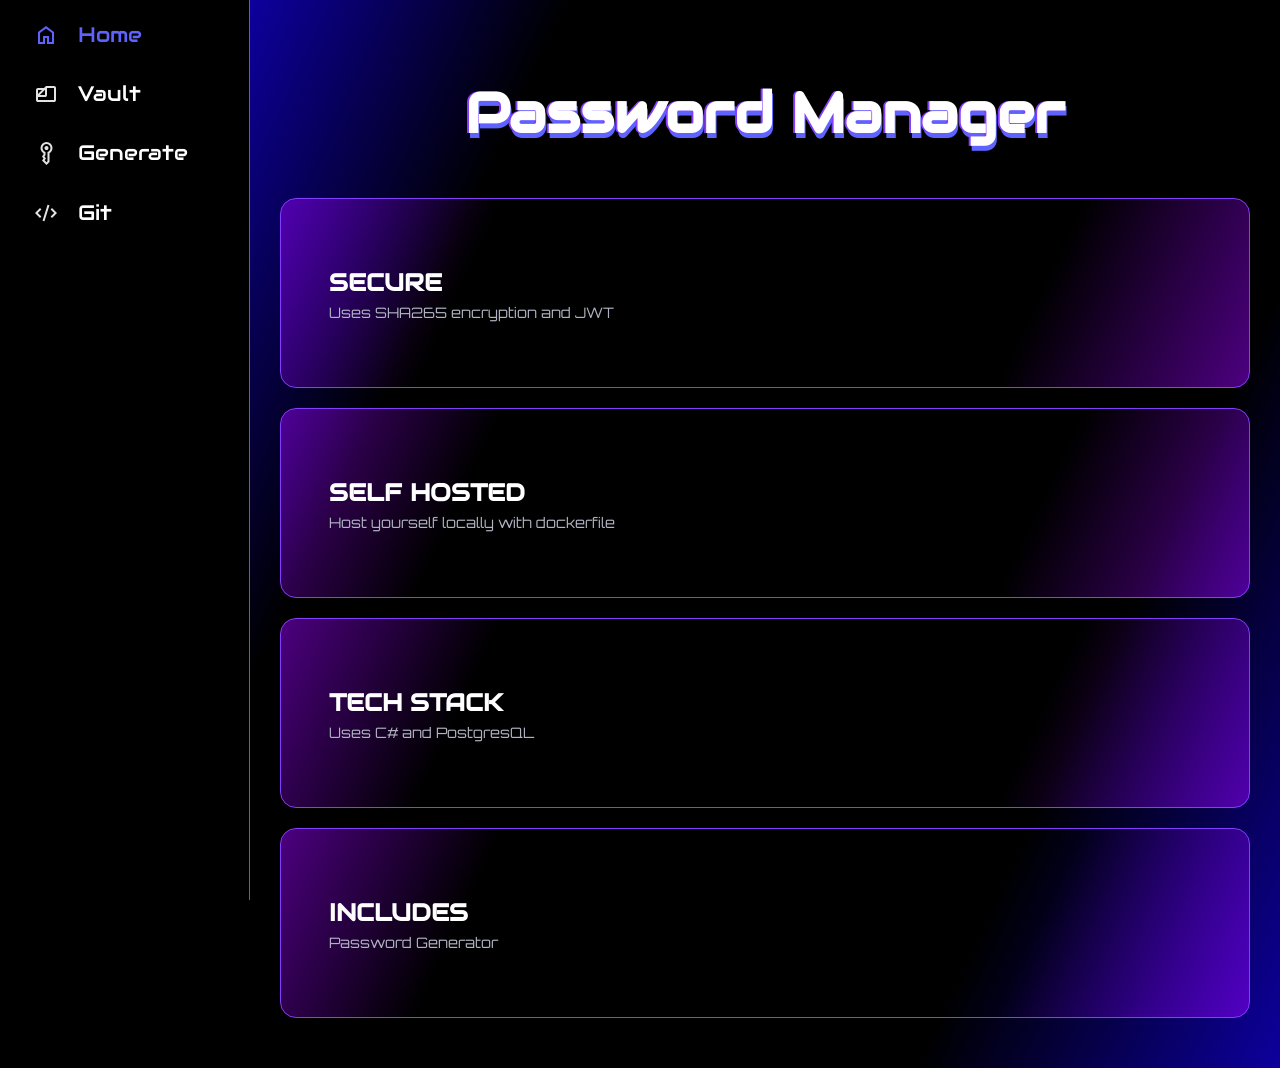
<file: index.html>
<!DOCTYPE html>
<html lang="en">
<head>
    <meta charset="UTF-8">
    <meta name="viewport" content="width=device-width, initial-scale=1.0">
    <title>PasswordVault</title>
    <link rel="stylesheet" href="styles.css">
</head>

<body>
    <nav id="sidebar">
        <ul>
            <li class="active">
                <a href="index.html">
                    <svg xmlns="http://www.w3.org/2000/svg" height="24px" viewBox="0 -960 960 960" width="24px" fill="#e3e3e3"><path d="M240-200h120v-240h240v240h120v-360L480-740 240-560v360Zm-80 80v-480l320-240 320 240v480H520v-240h-80v240H160Zm320-350Z"/></svg>
                    <span>Home</span>
                </a>
            </li>
            <li>
                <a href="passwords.html">
                    <svg xmlns="http://www.w3.org/2000/svg" height="24px" viewBox="0 -960 960 960" width="24px" fill="#e3e3e3"><path d="M160-160q-33 0-56.5-23.5T80-240v-400q0-33 23.5-56.5T160-720h240l80-80h320q33 0 56.5 23.5T880-720v480q0 33-23.5 56.5T800-160H160Zm73-280h207v-207L233-440Zm-73-40 160-160H160v160Zm0 120v120h640v-480H520v280q0 33-23.5 56.5T440-360H160Zm280-160Z"/></svg>
                    <span>Vault</span>   
                </a>
            </li>
            <li>
                <a href="generator.html">
                    <svg xmlns="http://www.w3.org/2000/svg" height="24px" viewBox="0 -960 960 960" width="24px" fill="#e3e3e3"><path d="M443.5-736.5Q467-760 500-760t56.5 23.5Q580-713 580-680t-23.5 56.5Q533-600 500-600t-56.5-23.5Q420-647 420-680t23.5-56.5ZM500 0 320-180l60-80-60-80 60-85v-47q-54-32-87-86.5T260-680q0-100 70-170t170-70q100 0 170 70t70 170q0 67-33 121.5T620-472v352L500 0ZM340-680q0 56 34 98.5t86 56.5v125l-41 58 61 82-55 71 75 75 40-40v-371q52-14 86-56.5t34-98.5q0-66-47-113t-113-47q-66 0-113 47t-47 113Z"/></svg>
                    <span>Generate</span>   
                </a>
            </li>
            <li>
                <a href="https://github.com/DimaOliinyk/JSHomework">
                    <svg xmlns="http://www.w3.org/2000/svg" height="24px" viewBox="0 -960 960 960" width="24px" fill="#e3e3e3"><path d="M240-280 40-480l200-200 56 56-143 144 143 144-56 56Zm178 132-76-24 200-640 76 24-200 640Zm302-132-56-56 143-144-143-144 56-56 200 200-200 200Z"/></svg>
                    <span>Git</span>  
                </a>
            </li>
        </ul>
    </nav>
    <main>
        <h1>Password Manager</h1> 

        <div class="container">
            <h2>SECURE</h2>
            <p>Uses SHA265 encryption and JWT</p>
        </div>
                
        <div class="container">
            <h2>SELF HOSTED</h2>
            <p>Host yourself locally with dockerfile</p>
        </div>
        
        <div class="container" >
            <h2>TECH STACK</h2>
            <p>Uses C# and PostgresQL</p>
        </div>

        <div class="container" >
            <h2>INCLUDES</h2>
            <p>Password Generator</p>
        </div>
    </main>
</body>
</html>
</file>
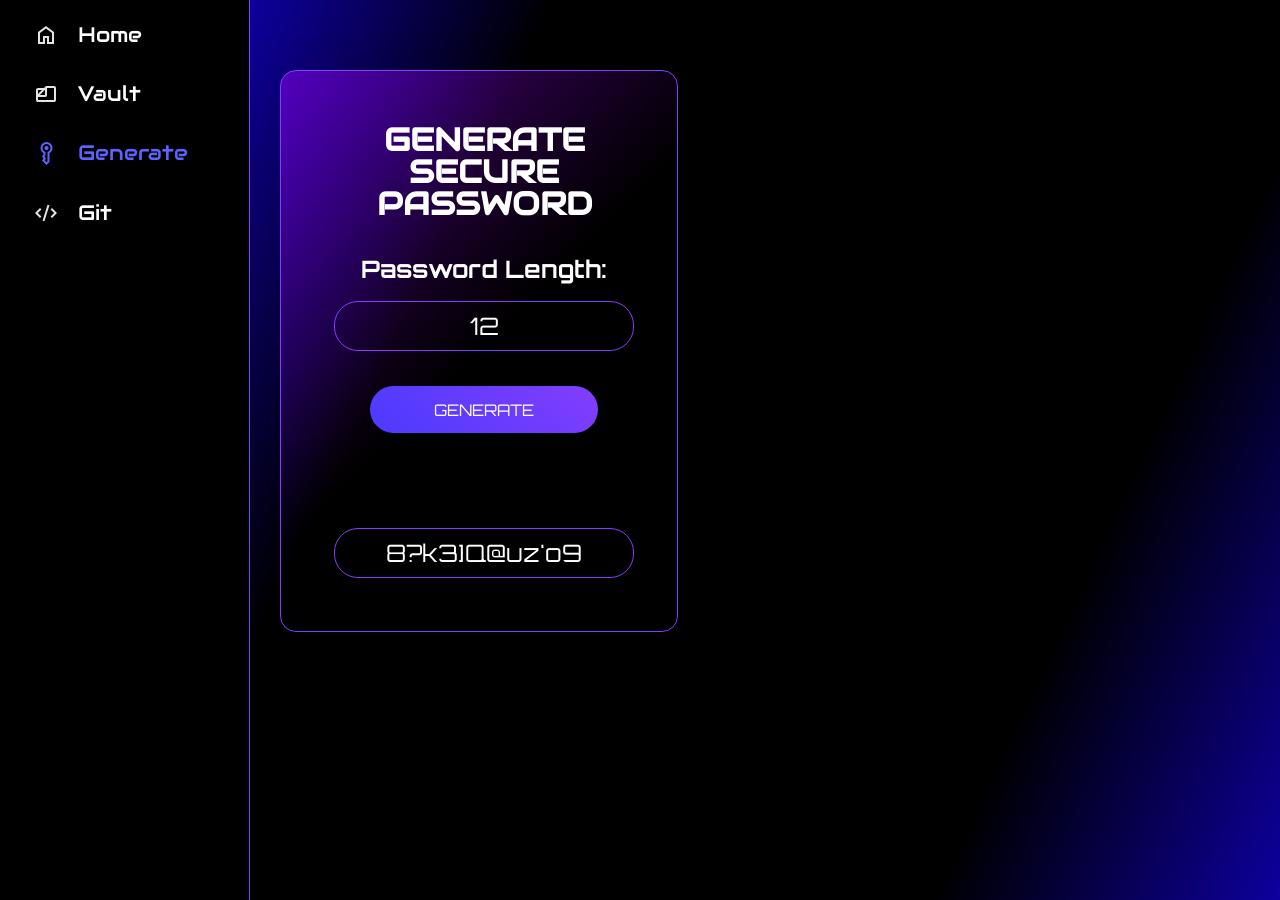
<file: generator.html>
<!DOCTYPE html>
<html lang="en">
<head>
    <meta charset="UTF-8">
    <meta name="viewport" content="width=device-width, initial-scale=1.0">
    <link rel="stylesheet" href="styles.css">
    <title>Password Generator</title>
</head>

<body>
    <nav id="sidebar">
        <ul>
            <li>
                <a href="index.html">
                    <svg xmlns="http://www.w3.org/2000/svg" height="24px" viewBox="0 -960 960 960" width="24px" fill="#e3e3e3"><path d="M240-200h120v-240h240v240h120v-360L480-740 240-560v360Zm-80 80v-480l320-240 320 240v480H520v-240h-80v240H160Zm320-350Z"/></svg>
                    <span>Home</span>
                </a>
            </li>
            <li>
                <a href="passwords.html">
                    <svg xmlns="http://www.w3.org/2000/svg" height="24px" viewBox="0 -960 960 960" width="24px" fill="#e3e3e3"><path d="M160-160q-33 0-56.5-23.5T80-240v-400q0-33 23.5-56.5T160-720h240l80-80h320q33 0 56.5 23.5T880-720v480q0 33-23.5 56.5T800-160H160Zm73-280h207v-207L233-440Zm-73-40 160-160H160v160Zm0 120v120h640v-480H520v280q0 33-23.5 56.5T440-360H160Zm280-160Z"/></svg>
                    <span>Vault</span>   
                </a>
            </li>
            <li class="active">
                <a href="generator.html">
                    <svg xmlns="http://www.w3.org/2000/svg" height="24px" viewBox="0 -960 960 960" width="24px" fill="#e3e3e3"><path d="M443.5-736.5Q467-760 500-760t56.5 23.5Q580-713 580-680t-23.5 56.5Q533-600 500-600t-56.5-23.5Q420-647 420-680t23.5-56.5ZM500 0 320-180l60-80-60-80 60-85v-47q-54-32-87-86.5T260-680q0-100 70-170t170-70q100 0 170 70t70 170q0 67-33 121.5T620-472v352L500 0ZM340-680q0 56 34 98.5t86 56.5v125l-41 58 61 82-55 71 75 75 40-40v-371q52-14 86-56.5t34-98.5q0-66-47-113t-113-47q-66 0-113 47t-47 113Z"/></svg>
                    <span>Generate</span>   
                </a>
            </li>
            <li>
                <a href="https://github.com/DimaOliinyk/JSHomework">
                    <svg xmlns="http://www.w3.org/2000/svg" height="24px" viewBox="0 -960 960 960" width="24px" fill="#e3e3e3"><path d="M240-280 40-480l200-200 56 56-143 144 143 144-56 56Zm178 132-76-24 200-640 76 24-200 640Zm302-132-56-56 143-144-143-144 56-56 200 200-200 200Z"/></svg>
                    <span>Git</span>  
                </a>
            </li>
        </ul>
    </nav>
    <main>
        <form class="loginForm">
            <div>
                <h2>Generate Secure Password</h2>
            </div>
            <div>
                <h3>Password Length: </h3>
            </div>
            <div>
                <input  type="text" value="12">
            </div>
            <div>
                <button>Generate</button>
            </div>
            <div style="margin-top: 5em;">
                <input type="text" value="8?k3]Q@uz'o9" readonly>
            </div>
        </form>
    </main>
</body>
</html>
</file>
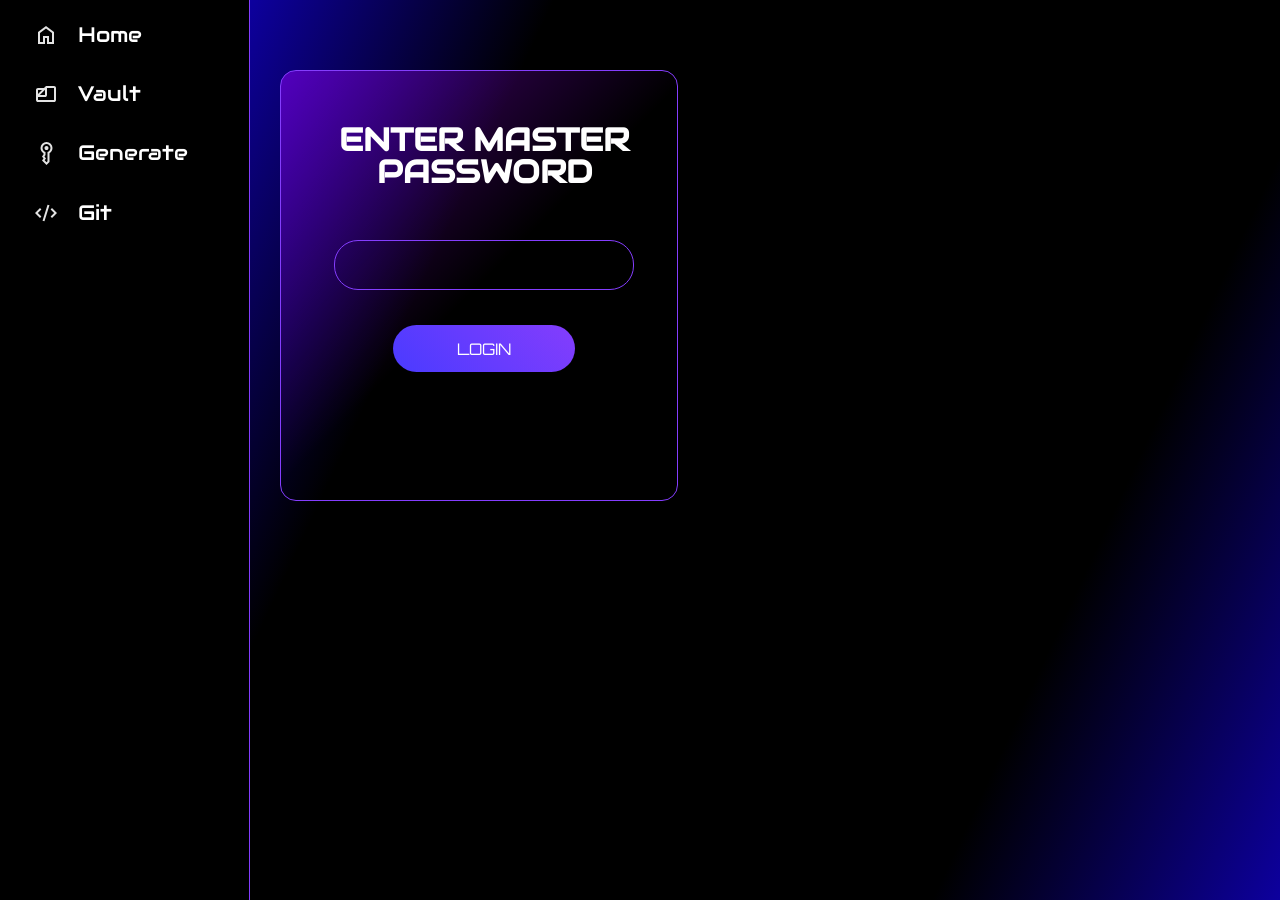
<file: login.html>
<!DOCTYPE html>
<html lang="en">
<head>
    <meta charset="UTF-8">
    <meta name="viewport" content="width=device-width, initial-scale=1.0">
    <title>Login</title>
    <link rel="stylesheet" href="styles.css">
</head>

<body>
    <nav id="sidebar">
        <ul>
            <li>
                <a href="index.html">
                    <svg xmlns="http://www.w3.org/2000/svg" height="24px" viewBox="0 -960 960 960" width="24px" fill="#e3e3e3"><path d="M240-200h120v-240h240v240h120v-360L480-740 240-560v360Zm-80 80v-480l320-240 320 240v480H520v-240h-80v240H160Zm320-350Z"/></svg>
                    <span>Home</span>
                </a>
            </li>
            <li>
                <a href="passwords.html">
                    <svg xmlns="http://www.w3.org/2000/svg" height="24px" viewBox="0 -960 960 960" width="24px" fill="#e3e3e3"><path d="M160-160q-33 0-56.5-23.5T80-240v-400q0-33 23.5-56.5T160-720h240l80-80h320q33 0 56.5 23.5T880-720v480q0 33-23.5 56.5T800-160H160Zm73-280h207v-207L233-440Zm-73-40 160-160H160v160Zm0 120v120h640v-480H520v280q0 33-23.5 56.5T440-360H160Zm280-160Z"/></svg>
                    <span>Vault</span>   
                </a>
            </li>
            <li>
                <a href="generator.html">
                    <svg xmlns="http://www.w3.org/2000/svg" height="24px" viewBox="0 -960 960 960" width="24px" fill="#e3e3e3"><path d="M443.5-736.5Q467-760 500-760t56.5 23.5Q580-713 580-680t-23.5 56.5Q533-600 500-600t-56.5-23.5Q420-647 420-680t23.5-56.5ZM500 0 320-180l60-80-60-80 60-85v-47q-54-32-87-86.5T260-680q0-100 70-170t170-70q100 0 170 70t70 170q0 67-33 121.5T620-472v352L500 0ZM340-680q0 56 34 98.5t86 56.5v125l-41 58 61 82-55 71 75 75 40-40v-371q52-14 86-56.5t34-98.5q0-66-47-113t-113-47q-66 0-113 47t-47 113Z"/></svg>
                    <span>Generate</span>   
                </a>
            </li>
            <li>
                <a href="https://github.com/DimaOliinyk/JSHomework">
                    <svg xmlns="http://www.w3.org/2000/svg" height="24px" viewBox="0 -960 960 960" width="24px" fill="#e3e3e3"><path d="M240-280 40-480l200-200 56 56-143 144 143 144-56 56Zm178 132-76-24 200-640 76 24-200 640Zm302-132-56-56 143-144-143-144 56-56 200 200-200 200Z"/></svg>
                    <span>Git</span>  
                </a>
            </li>
        </ul>
    </nav>
    <main>
        <form class="loginForm">
            <div>
                <h2>Enter Master Password</h2>
            </div>
            <div>
                <input style="font-family: none;" type="password"></input>
            </div>
            <div style="margin-bottom: 5em;">
                <button type="submit">Login</button>
            </div>
         </form> 
    </main>
</body>
</html>
</file>
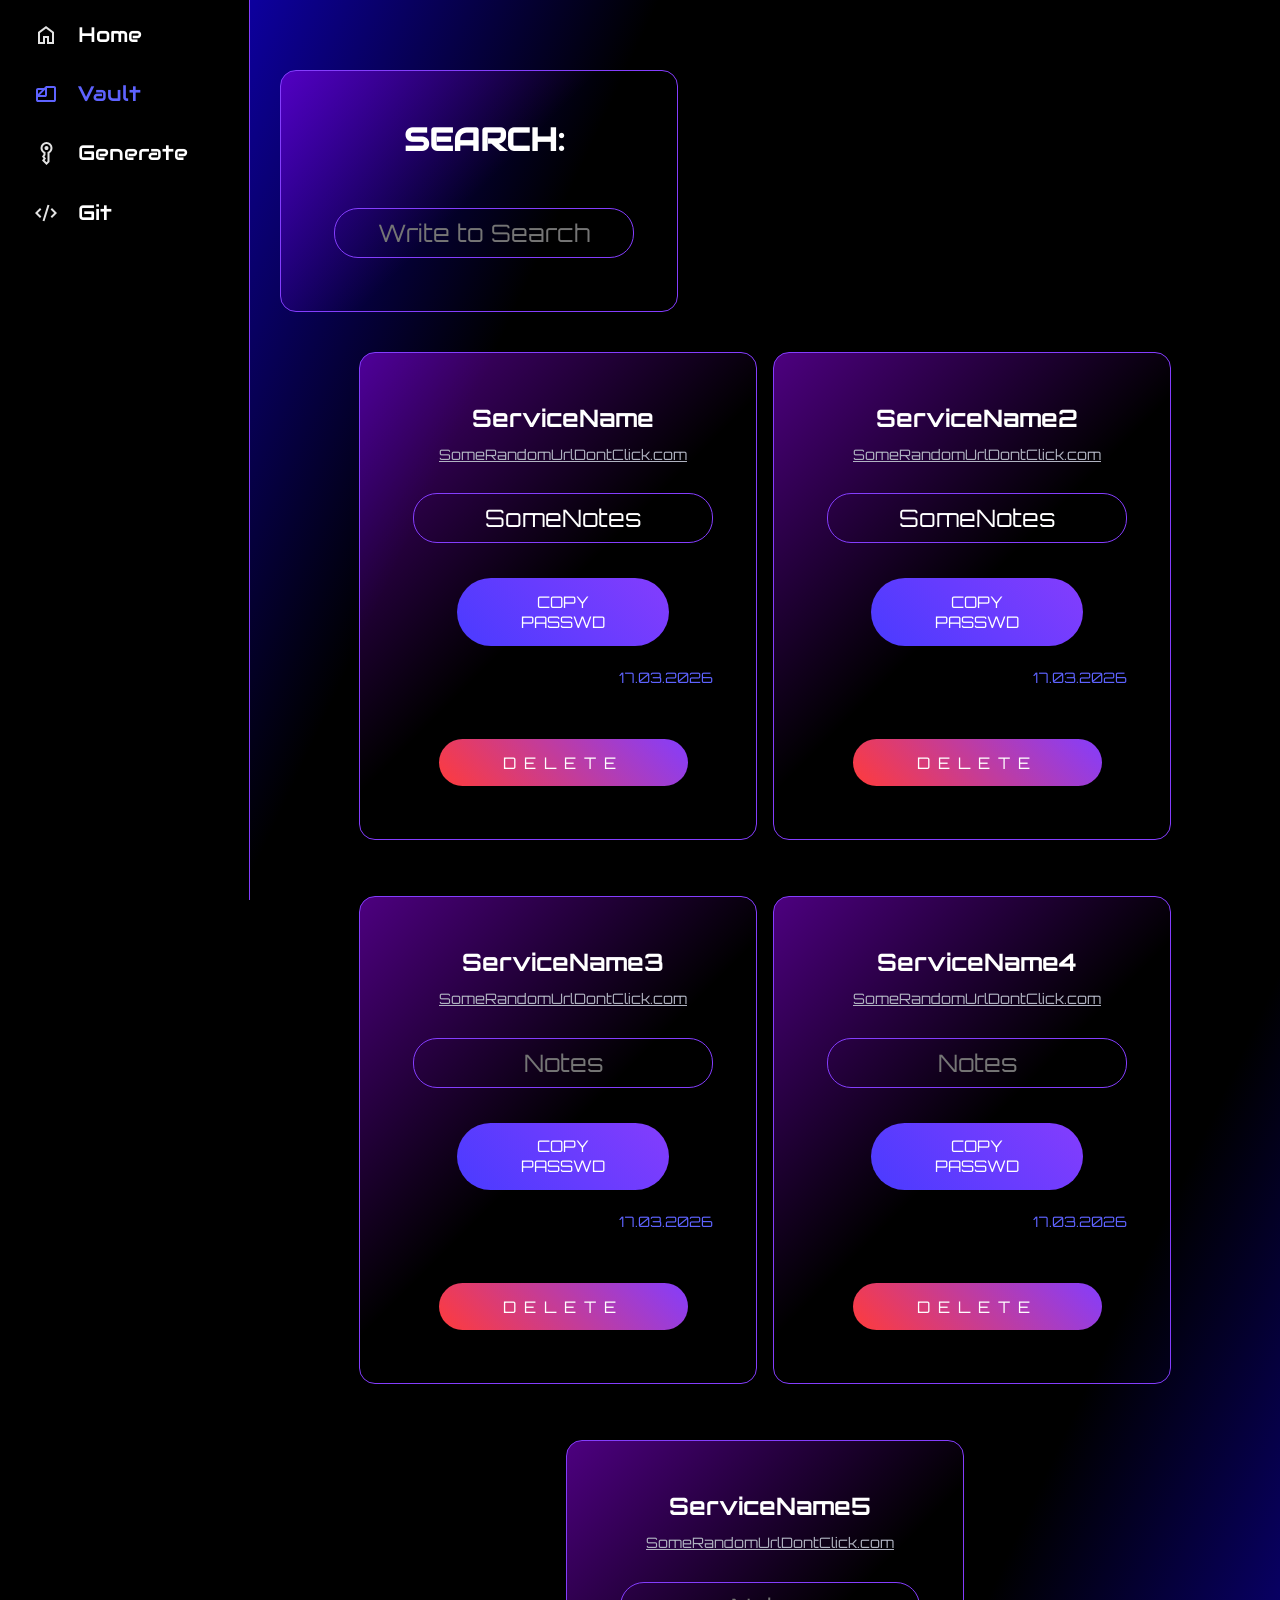
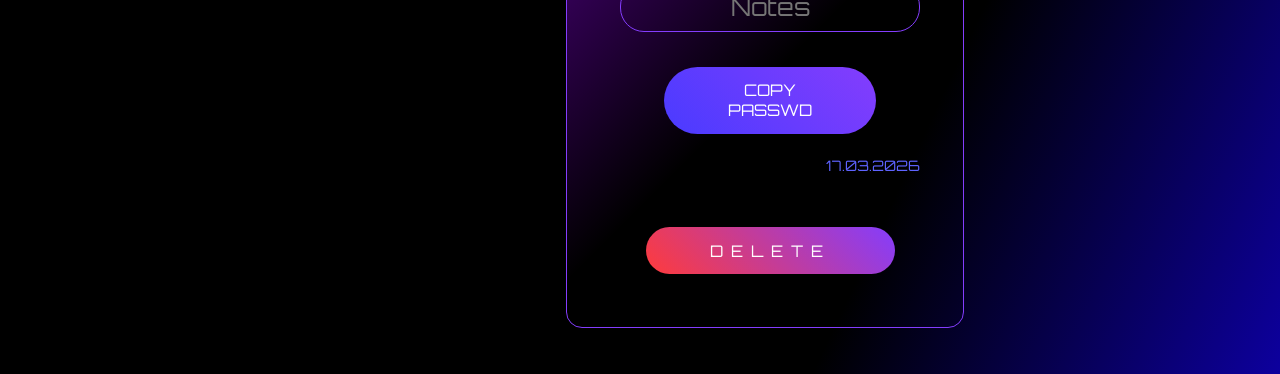
<file: passwords.html>
<!DOCTYPE html>
<html lang="en">
<head>
    <meta charset="UTF-8">
    <meta name="viewport" content="width=device-width, initial-scale=1.0">
    <title>Passwords</title>
    <link rel="stylesheet" href="styles.css">
</head>

<body>
    <nav id="sidebar">
        <ul>
            <li>
                <a href="index.html">
                    <svg xmlns="http://www.w3.org/2000/svg" height="24px" viewBox="0 -960 960 960" width="24px" fill="#e3e3e3"><path d="M240-200h120v-240h240v240h120v-360L480-740 240-560v360Zm-80 80v-480l320-240 320 240v480H520v-240h-80v240H160Zm320-350Z"/></svg>
                    <span>Home</span>
                </a>
            </li>
            <li class="active">
                <a href="passwords.html">
                    <svg xmlns="http://www.w3.org/2000/svg" height="24px" viewBox="0 -960 960 960" width="24px" fill="#e3e3e3"><path d="M160-160q-33 0-56.5-23.5T80-240v-400q0-33 23.5-56.5T160-720h240l80-80h320q33 0 56.5 23.5T880-720v480q0 33-23.5 56.5T800-160H160Zm73-280h207v-207L233-440Zm-73-40 160-160H160v160Zm0 120v120h640v-480H520v280q0 33-23.5 56.5T440-360H160Zm280-160Z"/></svg>
                    <span>Vault</span>   
                </a>
            </li>
            <li>
                <a href="generator.html">
                    <svg xmlns="http://www.w3.org/2000/svg" height="24px" viewBox="0 -960 960 960" width="24px" fill="#e3e3e3"><path d="M443.5-736.5Q467-760 500-760t56.5 23.5Q580-713 580-680t-23.5 56.5Q533-600 500-600t-56.5-23.5Q420-647 420-680t23.5-56.5ZM500 0 320-180l60-80-60-80 60-85v-47q-54-32-87-86.5T260-680q0-100 70-170t170-70q100 0 170 70t70 170q0 67-33 121.5T620-472v352L500 0ZM340-680q0 56 34 98.5t86 56.5v125l-41 58 61 82-55 71 75 75 40-40v-371q52-14 86-56.5t34-98.5q0-66-47-113t-113-47q-66 0-113 47t-47 113Z"/></svg>
                    <span>Generate</span>   
                </a>
            </li>
            <li>
                <a href="https://github.com/DimaOliinyk/JSHomework">
                    <svg xmlns="http://www.w3.org/2000/svg" height="24px" viewBox="0 -960 960 960" width="24px" fill="#e3e3e3"><path d="M240-280 40-480l200-200 56 56-143 144 143 144-56 56Zm178 132-76-24 200-640 76 24-200 640Zm302-132-56-56 143-144-143-144 56-56 200 200-200 200Z"/></svg>
                    <span>Git</span>  
                </a>
            </li>
        </ul>
    </nav>
    <main>
        <div class="loginForm">
            <div>
                <h2>Search:</h2>
            </div>
            <div>
                <input type="text" placeholder="Write to Search">
            </div>
        </div>

        <div class="passwordsList">

            <div class="loginForm">
                <div>
                    <h3>ServiceName</h3>
                </div>    
                <div>
                    <a href="http://SomeRandomUrlDontClick.com">SomeRandomUrlDontClick.com</a>
                </div>
                <div>
                    <input type="text" placeholder="Notes" value="SomeNotes">
                </div>
                <div>
                    <button>Copy<br>passwd</button>
                </div>
                <div style="justify-content: end; margin-top: 0.9em;">
                    <p>17.03.2026</p>
                </div>
                <div>
                    <button class="deleteButton">Delete</button>
                </div>
            </div>

            <div class="loginForm">
                <div>
                    <h3>ServiceName2</h3>
                </div>    
                <div>
                    <a href="http://SomeRandomUrlDontClick.com">SomeRandomUrlDontClick.com</a>
                </div>
                <div>
                    <input type="text" placeholder="Notes" value="SomeNotes">
                </div>
                <div>
                    <button>Copy<br>passwd</button>
                </div>
                <div style="justify-content: end; margin-top: 0.9em;">
                    <p>17.03.2026</p>
                </div>
                <div>
                    <button class="deleteButton">Delete</button>
                </div>
            </div>

            <div class="loginForm">
                <div>
                    <h3>ServiceName3</h3>
                </div>    
                <div>
                    <a href="http://SomeRandomUrlDontClick.com">SomeRandomUrlDontClick.com</a>
                </div>
                <div>
                    <input type="text" placeholder="Notes">
                </div>
                <div>
                    <button>Copy<br>passwd</button>
                </div>
                <div style="justify-content: end; margin-top: 0.9em;">
                    <p>17.03.2026</p>
                </div>
                <div>
                    <button class="deleteButton">Delete</button>
                </div>
            </div>

            <div class="loginForm">
                <div>
                    <h3>ServiceName4</h3>
                </div>    
                <div>
                    <a href="http://SomeRandomUrlDontClick.com">SomeRandomUrlDontClick.com</a>
                </div>
                <div>
                    <input type="text" placeholder="Notes">
                </div>
                <div>
                    <button>Copy<br>passwd</button>
                </div>
                <div style="justify-content: end; margin-top: 0.9em;">
                    <p>17.03.2026</p>
                </div>
                <div>
                    <button class="deleteButton">Delete</button>
                </div>
            </div>

            <div class="loginForm">
                <div>
                    <h3>ServiceName5</h3>
                </div>    
                <div>
                    <a href="http://SomeRandomUrlDontClick.com">SomeRandomUrlDontClick.com</a>
                </div>
                <div>
                    <input type="text" placeholder="Notes">
                </div>
                <div>
                    <button>Copy<br>passwd</button>
                </div>
                <div style="justify-content: end; margin-top: 0.9em;">
                    <p>17.03.2026</p>
                </div>
                <div>
                    <button class="deleteButton">Delete</button>
                </div>
            </div>
        </div>
    </main>
</body>
</html>
</file>
<file: styles.css>
@import url('https://fonts.googleapis.com/css?family=Audiowide');
@import url('https://fonts.googleapis.com/css?family=Orbitron');

:root {
    --base-color: #000000; 
    --line-color: #843DFD;
    --hover-color: #222533;
    --text-color: white;
    --accent-color: #5e63ff;
    --secondary-text-color: #b0b3c1;
}

* {
    margin: 0;
    padding: 0;
}

html {
    line-height: 1.5rem;
}

body {
    min-height: 100vh;
    min-height: 100dvh;
    background-color: var(--base-color);
    color: var(--text-color);

    display: grid;
    grid-template-columns: auto 1fr;
}

#sidebar {
    box-sizing: border-box;
    height: 100vh;
    width: 250px;
    padding: 5px 1em;
    background-color: var(--base-color-color);
    border-right: 1px solid var(--line-color);

    position: sticky;
    top: 0;
    align-self: start;
}

#sidebar ul {
    list-style: none;
}

#sidebar ul li.active a {
    color: var(--accent-color);
}

#sidebar ul li.active a svg {
    fill: var(--accent-color);
}

#sidebar a {
    padding: .85em;
    text-decoration: none;
    color: var(--text-color);
    display: flex;
    align-items: center;
    gap: 1em;
    font-family: Audiowide;
    font-size: 1.3em;
}

#sidebar a span {
    flex-grow: 1;
    transition: 250ms ease-in-out;
}

#sidebar a span:hover {
    letter-spacing: 0.25em;
}

main {
    padding: min(30px, 7%);
    background: linear-gradient(115deg,hsl(245, 100%, 31%) 0%, rgba(153, 0, 255, 0) 21%, rgba(153, 0, 255, 0) 76%, hsl(245, 100%, 31%) 100%);
}

main p {
    color: var(--secondary-text-color);
    margin-top: 5px;
    margin-bottom: 15px;
}

main h1 {
    font-family: Audiowide;
    font-size: 3.5em;
    text-align: center;
    margin: 1em;
    line-height: 1em;
    text-shadow: var(--line-color) -2px 0px, var(--accent-color) 1px 5px;
}

.container { 
    border: 1px solid var(--line-color);
    border-radius: 1em;
    margin-bottom: 20px;
    padding: min(3em, 15%);
    background-image: linear-gradient(115deg,rgba(153, 0, 255, 0.5) 0%, rgba(153, 0, 255, 0) 21%, rgba(153, 0, 255, 0) 76%, rgba(153, 0, 255, 0.5) 100%);background-size: 120%;
    background-size: 100%;
    transition: background-size 0.5s ease-in-out;
}

.container:hover {
    background-size: 500%;
}

.container h2 { 
    font-family: Audiowide;
    font-size: 1.5em;
    margin-top: 1em;
}

.container label, p { 
    font-family: Orbitron;
    font-size: 1em;
    margin-top: 1em;
}

.container h1 { 
    font-family: Orbitron;
    font-size: 2em;
    margin-top: 1em;
}

.loginForm {
    margin-top: 40px;
    width: min(300px, 100%);
    border: 1px solid var(--line-color);
    border-radius: 1em;
    padding: 3em;
    justify-self: center;
    background-image: linear-gradient(135deg,rgba(153, 0, 255, 0.5) 0%, rgba(153, 0, 255, 0) 50%); 
    transition: box-shadow 0.3s ease-in-out; 
}

.loginForm div h2 { 
    text-transform: uppercase;
    text-align: center;
    font-family: Audiowide;
    font-size: 2em;
    margin-bottom: 1em;
    line-height: 1;
}

.loginForm div h3 { 
    text-align: center;
    font-family: Orbitron;
    font-size: 1.5em;
}

.loginForm:hover {
    box-shadow: 0 5px 15px var(--line-color);
}

.loginForm > div {
    width: 100%;
    display: flex;
    justify-content: center;
    margin: 5px;
}

.loginForm input {
    color: var(--text-color);
    box-sizing: border-box;
    flex-grow: 1;
    min-width: 0;
    height: 50px;
    font-family: Orbitron;
    font-size: 1.5em;
    text-align: center;
    word-break: break-all;
    padding: 1em;
    margin-top: 15px;
    border: 1px solid var(--line-color);
    border-radius: 1em;
    background-color: transparent;
    transition: 150ms ease-in-out;
}

.loginForm input:hover {
    border: 1.5px solid var(--accent-color);
}

.loginForm input:focus {
    outline: none;
    border: 1.5px solid var(--accent-color);
    caret-color: var(--accent-color);    
}

.loginForm button {
    margin-top: 30px;
    border: none;
    border-radius: 1000px;
    padding: .85em 4em;    
    background-image: linear-gradient(45deg, #4A3BFF, #843DFD);
    font-family: Orbitron;
    font-size: 1em;
    text-transform: uppercase;
    color: var(--text-color);               
    cursor: pointer;
    transition: 500ms ease-in-out;
}

.loginForm button:hover {
    letter-spacing: 1.1em;
}

.loginForm a, p {
    font-family: Orbitron;
    font-size: 0.9em;
    
    word-break: break-all;
}

.loginForm a {
    margin: 0.5em;
    color: var(--secondary-text-color);
}

.loginForm p {
    color: var(--accent-color);
}

.loginForm .deleteButton {
    background-image: linear-gradient(45deg, #ff3b3b, #843DFD);
    letter-spacing: 0.5em;   
}

.loginForm .deleteButton:hover {
    letter-spacing: -0.1em;
}

.passwordsList{
    display: flex;
    flex-wrap: wrap;
    place-content: center;
    gap: 1em;
    margin-bottom: 1em;
}

@media(max-width: 600px) {
    body {
        grid-template-columns: 1fr;
    }

    main {
        padding: 2em 1em 60px 1em;
    }

    main h1 {
        font-size: 2em;
    }

    .container {
        padding: 1em;
        background-image: none;
    }

    #sidebar {
        height: 60px;
        width: 100%;
        border-right: none;
        border-top: 1px solid var(--line-color);
        position: fixed;
        top: unset;
        bottom: 0;
        background-color: var(--base-color);
    }

    #sidebar li span, li:last-child{
        display: none;
    }
    
    #sidebar > ul {
        padding: 1;
        display: grid;
        grid-auto-columns: 75px;
        grid-auto-flow: column;
        align-items: center;
        justify-self: center;
    }

    .container:hover {
        background-image: transparent;
    }   

    .container h2 {
        text-shadow: var(--line-color) -2px 1px;
    }

    .loginForm button:hover {
        letter-spacing: 0em;
    }

    .loginForm .deleteButton:hover {
        letter-spacing: 0.5em;
    }

    .loginForm:hover {
        box-shadow: none;
    }
}
</file>
